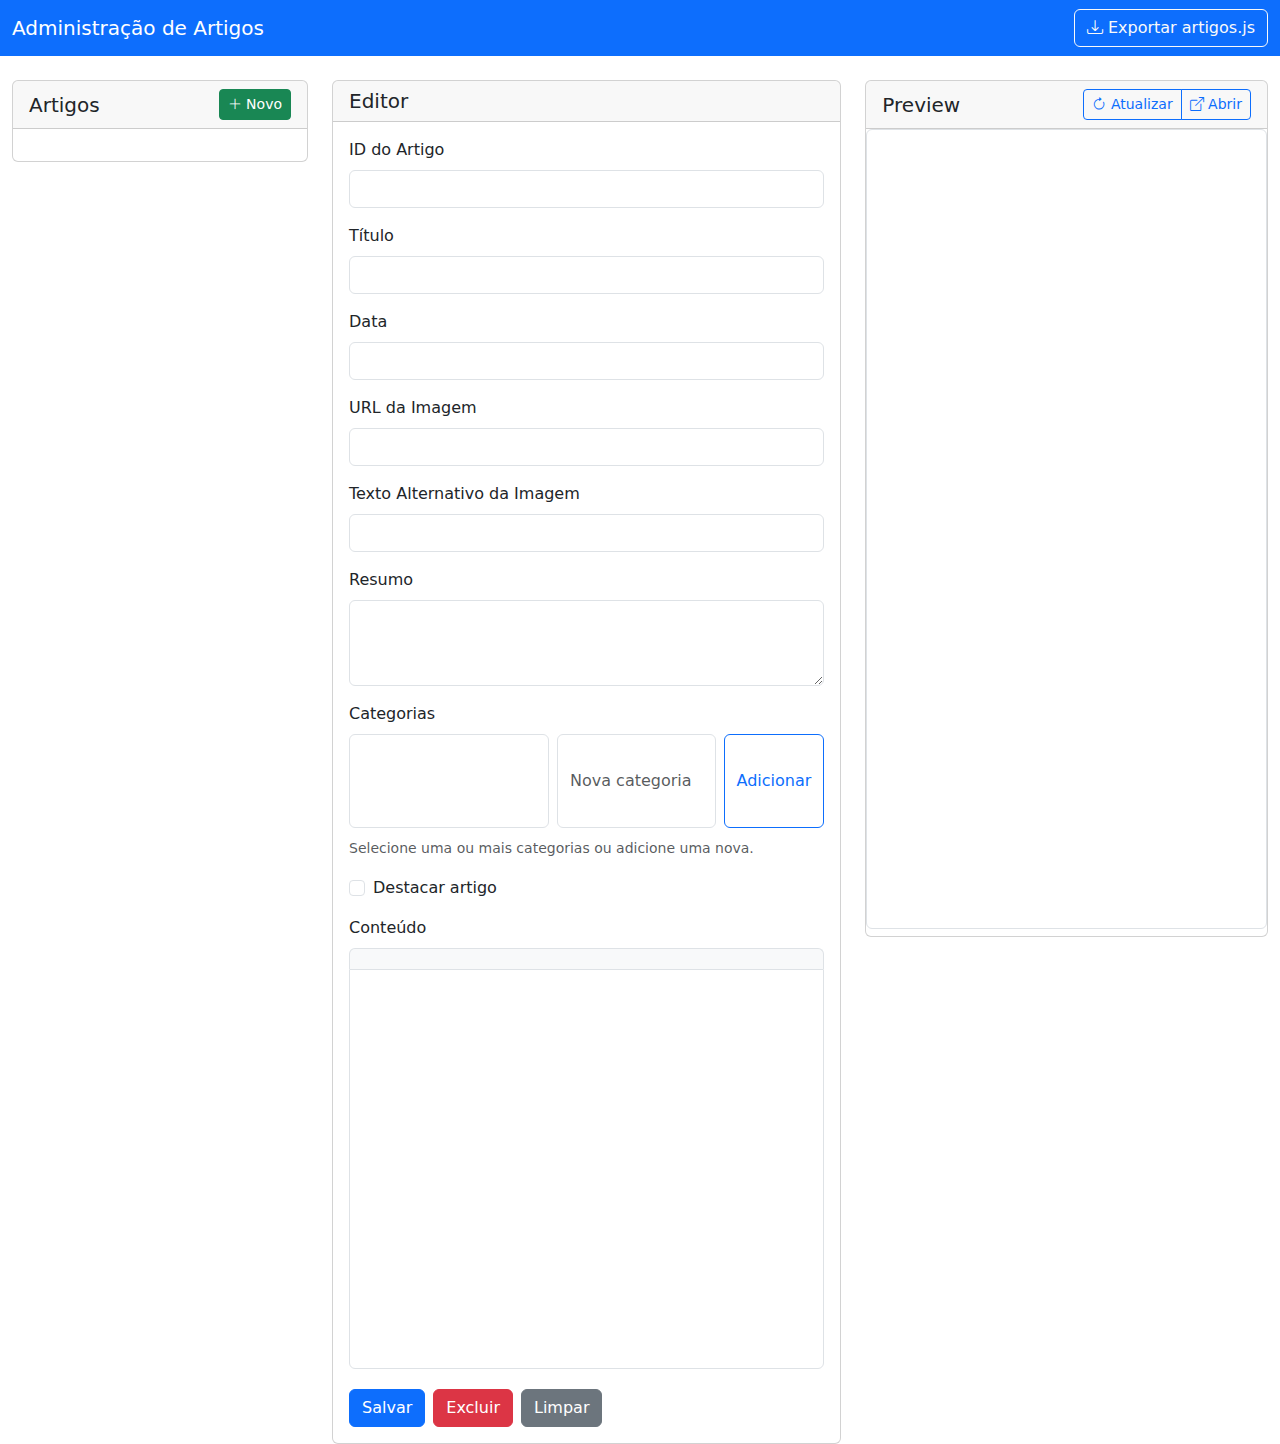
<file: admin-artigos.html>
<!DOCTYPE html>
<html lang="pt-br">
<head>
    <meta charset="utf-8">
    <meta content="width=device-width, initial-scale=1.0" name="viewport">
    <title>Administração de Artigos - Jornada TD</title>

    <!-- Bootstrap CSS -->
    <link href="https://cdn.jsdelivr.net/npm/bootstrap@5.3.2/dist/css/bootstrap.min.css" rel="stylesheet">
    <!-- Bootstrap Icons -->
    <link href="https://cdn.jsdelivr.net/npm/bootstrap-icons@1.11.3/font/bootstrap-icons.css" rel="stylesheet">
    <!-- CKEditor 5 -->
    <script src="https://cdn.ckeditor.com/ckeditor5/41.1.0/decoupled-document/ckeditor.js"></script>
    <style>
        .preview-frame {
            width: 100%;
            height: 800px;
            border: 1px solid #dee2e6;
            border-radius: 0.375rem;
        }
        .article-list {
            max-height: 600px;
            overflow-y: auto;
        }
        .btn-floating {
            position: fixed;
            bottom: 20px;
            right: 20px;
            z-index: 1000;
        }
        #toolbar-container {
            position: sticky;
            top: 0;
            background: #f8f9fa;
            border: 1px solid #dee2e6;
            border-bottom: none;
            border-radius: 0.375rem 0.375rem 0 0;
            padding: 10px;
            z-index: 1000;
        }
        #editor-container {
            min-height: 400px;
            border: 1px solid #dee2e6;
            border-radius: 0 0 0.375rem 0.375rem;
            padding: 20px;
            margin-bottom: 20px;
        }
        .mb-3 {
            position: relative;
        }
        /* Ajuste para o container do editor */
        .ck.ck-editor__main {
            max-height: 600px;
            overflow-y: auto;
            padding-bottom: 20px;
        }
        /* Estilo para a barra de ferramentas fixa */
        .ck.ck-toolbar {
            border: none !important;
        }
        figure.image {
            display: inline-block;
            border: 1px solid #dee2e6;
            border-radius: 4px;
            padding: 5px;
            margin: 0 0 1em;
        }
        figure.image img {
            margin: 0 auto;
            display: block;
            max-width: 100%;
            height: auto;
        }
        figure.image figcaption {
            margin: 8px 0 0;
            text-align: center;
            color: #6c757d;
            font-size: 0.9em;
        }
        .image-style-align-left {
            float: left;
            margin-right: 20px;
            max-width: 50%;
        }
        .image-style-align-right {
            float: right;
            margin-left: 20px;
            max-width: 50%;
        }
        .image-style-align-center {
            margin-left: auto;
            margin-right: auto;
            display: block;
            max-width: 50%;
        }
        /* Estilos para os tamanhos de fonte */
        .text-tiny {
            font-size: 0.7em;
        }
        .text-small {
            font-size: 0.85em;
        }
        .text-big {
            font-size: 1.4em;
        }
        .text-huge {
            font-size: 1.8em;
        }
        
        /* Estilos para os títulos */
        .ck-content h1 {
            font-size: 2.5em;
            margin-bottom: 0.8em;
        }
        .ck-content h2 {
            font-size: 2em;
            margin-bottom: 0.7em;
        }
        .ck-content h3 {
            font-size: 1.75em;
            margin-bottom: 0.6em;
        }
        .ck-content h4 {
            font-size: 1.5em;
            margin-bottom: 0.5em;
        }

        /* Estilos para blocos coloridos */
        .article-block {
            padding: 20px;
            margin: 15px 0;
            border-radius: 8px;
        }
        .block-primary {
            background-color: #e8f0fe;
            border-left: 5px solid #1a73e8;
        }
        .block-success {
            background-color: #e6f4ea;
            border-left: 5px solid #1e8e3e;
        }
        .block-warning {
            background-color: #fef7e0;
            border-left: 5px solid #f9ab00;
        }
        .block-danger {
            background-color: #fce8e6;
            border-left: 5px solid #d93025;
        }
        .block-info {
            background-color: #e8f0fe;
            border-left: 5px solid #63b3ed;
        }
        .block-light {
            background-color: #f8f9fa;
            border-left: 5px solid #dee2e6;
        }
        .block-dark {
            background-color: #343a40;
            border-left: 5px solid #212529;
            color: white;
        }
    </style>
</head>
<body>
    <nav class="navbar navbar-expand-lg navbar-dark bg-primary">
        <div class="container-fluid">
            <a class="navbar-brand" href="#">Administração de Artigos</a>
            <button class="btn btn-outline-light" type="button" onclick="exportarArtigos()">
                <i class="bi bi-download"></i> Exportar artigos.js
            </button>
        </div>
    </nav>

    <div class="container-fluid mt-4">
        <div class="row">
            <!-- Lista de Artigos -->
            <div class="col-md-3">
                <div class="card">
                    <div class="card-header d-flex justify-content-between align-items-center">
                        <h5 class="mb-0">Artigos</h5>
                        <button class="btn btn-sm btn-success" onclick="novoArtigo()">
                            <i class="bi bi-plus-lg"></i> Novo
                        </button>
                    </div>
                    <div class="card-body article-list" id="listaArtigos">
                        <!-- Lista de artigos será inserida aqui -->
                    </div>
                </div>
            </div>

            <!-- Editor -->
            <div class="col-md-5">
                <div class="card">
                    <div class="card-header">
                        <h5 class="mb-0">Editor</h5>
                    </div>
                    <div class="card-body">
                        <form id="formArtigo">
                            <div class="mb-3">
                                <label class="form-label">ID do Artigo</label>
                                <input type="number" class="form-control" id="artigoId" required>
                            </div>
                            <div class="mb-3">
                                <label class="form-label">Título</label>
                                <input type="text" class="form-control" id="artigoTitulo" required>
                            </div>
                            <div class="mb-3">
                                <label class="form-label">Data</label>
                                <input type="text" class="form-control" id="artigoData" required>
                            </div>
                            <div class="mb-3">
                                <label class="form-label">URL da Imagem</label>
                                <input type="text" class="form-control" id="artigoImagem" required>
                            </div>
                            <div class="mb-3">
                                <label class="form-label">Texto Alternativo da Imagem</label>
                                <input type="text" class="form-control" id="artigoImagemAlt" required>
                            </div>
                            <div class="mb-3">
                                <label class="form-label">Resumo</label>
                                <textarea class="form-control" id="artigoResumo" rows="3" required></textarea>
                            </div>
                            <div class="mb-3">
                                <label class="form-label">Categorias</label>
                                <div class="d-flex gap-2 mb-2">
                                    <select class="form-select" id="artigoCategorias" multiple style="min-width: 200px;"></select>
                                    <input type="text" class="form-control" id="novaCategoria" placeholder="Nova categoria">
                                    <button type="button" class="btn btn-outline-primary" id="btnAddCategoria">Adicionar</button>
                                </div>
                                <small class="text-muted">Selecione uma ou mais categorias ou adicione uma nova.</small>
                            </div>
                            <!-- Caixa de seleção para destaque -->
                            <div class="form-check mb-3">
                                <input class="form-check-input" type="checkbox" id="artigoDestaque">
                                <label class="form-check-label" for="artigoDestaque">Destacar artigo</label>
                            </div>
                            <div class="mb-3">
                                <label class="form-label">Conteúdo</label>
                                <div id="toolbar-container"></div>
                                <div id="editor-container"></div>
                            </div>
                            <div class="d-flex gap-2">
                                <button type="submit" class="btn btn-primary">Salvar</button>
                                <button type="button" class="btn btn-danger" onclick="excluirArtigo()">Excluir</button>
                                <button type="button" class="btn btn-secondary" onclick="limparFormulario()">Limpar</button>
                            </div>
                        </form>
                    </div>
                </div>
            </div>

            <!-- Preview -->
            <div class="col-md-4">
                <div class="card">
                    <div class="card-header d-flex justify-content-between align-items-center">
                        <h5 class="mb-0">Preview</h5>
                        <div class="btn-group">
                            <button class="btn btn-sm btn-outline-primary" onclick="atualizarPreview()">
                                <i class="bi bi-arrow-clockwise"></i> Atualizar
                            </button>
                            <button class="btn btn-sm btn-outline-primary" onclick="abrirPreviewNovo()">
                                <i class="bi bi-box-arrow-up-right"></i> Abrir
                            </button>
                        </div>
                    </div>
                    <div class="card-body p-0">
                        <iframe id="previewFrame" class="preview-frame"></iframe>
                    </div>
                </div>
            </div>
        </div>
    </div>

    <!-- Scripts -->
    <script src="https://cdn.jsdelivr.net/npm/bootstrap@5.3.2/dist/js/bootstrap.bundle.min.js"></script>
    <script src="assets/js/artigos.js"></script>
    <script>
        let editor;

        // Configuração do CKEditor
        DecoupledEditor
            .create(document.querySelector('#editor-container'), {
                toolbar: [
                    'undo', 'redo',
                    '|',
                    'heading',
                    'fontSize',
                    '|',
                    'bold', 'italic', 'strikethrough',
                    '|',
                    'fontColor', 'fontBackgroundColor',
                    '|',
                    'alignment:left', 'alignment:center', 'alignment:right', 'alignment:justify',
                    '|',
                    'bulletedList', 'numberedList',
                    '|',
                    'insertImage',
                    '|',
                    'blockStyle',
                    '|',
                    'link', 'blockQuote'
                ],
                heading: {
                    options: [
                        { model: 'paragraph', title: 'Parágrafo', class: 'ck-heading_paragraph' },
                        { model: 'heading1', view: 'h1', title: 'Título 1', class: 'ck-heading_heading1' },
                        { model: 'heading2', view: 'h2', title: 'Título 2', class: 'ck-heading_heading2' },
                        { model: 'heading3', view: 'h3', title: 'Título 3', class: 'ck-heading_heading3' }
                    ]
                },
                fontSize: {
                    options: [
                        'default',
                        9,
                        11,
                        13,
                        16,
                        19,
                        22,
                        25
                    ]
                },
                image: {
                    toolbar: [
                        'imageStyle:alignLeft',
                        'imageStyle:alignCenter',
                        'imageStyle:alignRight',
                        '|',
                        'toggleImageCaption',
                        'imageTextAlternative'
                    ],
                    styles: {
                        options: [
                            'alignLeft',
                            'alignCenter',
                            'alignRight'
                        ]
                    }
                },
                fontColor: {
                    colors: [
                        {
                            color: 'rgb(0, 0, 0)',
                            label: 'Preto'
                        },
                        {
                            color: 'rgb(230, 0, 0)',
                            label: 'Vermelho'
                        },
                        {
                            color: 'rgb(0, 112, 192)',
                            label: 'Azul'
                        },
                        {
                            color: 'rgb(0, 176, 80)',
                            label: 'Verde'
                        },
                        {
                            color: 'rgb(255, 192, 0)',
                            label: 'Amarelo'
                        },
                        {
                            color: 'rgb(112, 48, 160)',
                            label: 'Roxo'
                        }
                    ]
                },
                fontBackgroundColor: {
                    colors: [
                        {
                            color: 'rgb(255, 255, 255)',
                            label: 'Branco'
                        },
                        {
                            color: 'rgb(255, 230, 230)',
                            label: 'Vermelho claro'
                        },
                        {
                            color: 'rgb(230, 240, 255)',
                            label: 'Azul claro'
                        },
                        {
                            color: 'rgb(230, 255, 230)',
                            label: 'Verde claro'
                        },
                        {
                            color: 'rgb(255, 255, 230)',
                            label: 'Amarelo claro'
                        },
                        {
                            color: 'rgb(240, 230, 255)',
                            label: 'Roxo claro'
                        }
                    ]
                },
                // Configuração para permitir divs com classes personalizadas
                htmlSupport: {
                    allow: [
                        {
                            name: 'div',
                            attributes: {
                                class: true
                            }
                        }
                    ]
                },
                // Configuração do modelo de dados
                model: {
                    schema: {
                        div: {
                            allowAttributes: ['class']
                        }
                    }
                }
            })
            .then(newEditor => {
                editor = newEditor;
                
                // Adiciona a barra de ferramentas ao container
                document.querySelector('#toolbar-container').appendChild(editor.ui.view.toolbar.element);
                
                // Adiciona botões para blocos coloridos
                const toolbar = editor.ui.view.toolbar;
                
                // Cria o dropdown de estilos de bloco
                const blockStyleDropdown = document.createElement('select');
                blockStyleDropdown.className = 'form-select form-select-sm d-inline-block';
                blockStyleDropdown.style.width = 'auto';
                blockStyleDropdown.style.marginRight = '10px';
                blockStyleDropdown.innerHTML = `
                    <option value="">Estilo do Bloco</option>
                    <option value="block-primary">Bloco Azul</option>
                    <option value="block-success">Bloco Verde</option>
                    <option value="block-warning">Bloco Amarelo</option>
                    <option value="block-danger">Bloco Vermelho</option>
                    <option value="block-info">Bloco Info</option>
                    <option value="block-light">Bloco Claro</option>
                    <option value="block-dark">Bloco Escuro</option>
                `;

                // Adiciona o evento de mudança
                blockStyleDropdown.addEventListener('change', () => {
                    const selectedClass = blockStyleDropdown.value;
                    if (selectedClass) {
                        const selection = editor.model.document.selection;
                        const range = selection.getFirstRange();
                        
                        if (!range.isCollapsed) {
                            const content = editor.getData().substring(range.start.offset, range.end.offset);
                            const wrappedContent = `<div class="article-block ${selectedClass}">${content}</div>`;
                            editor.model.change(writer => {
                                const viewFragment = editor.data.processor.toView(wrappedContent);
                                const modelFragment = editor.data.toModel(viewFragment);
                                editor.model.insertContent(modelFragment, range);
                            });
                        }
                        blockStyleDropdown.value = ''; // Reset selection
                    }
                });

                // Adiciona o dropdown à barra de ferramentas
                const blockStyleContainer = document.createElement('div');
                blockStyleContainer.className = 'ck ck-toolbar__item';
                blockStyleContainer.appendChild(blockStyleDropdown);
                toolbar.element.insertBefore(blockStyleContainer, toolbar.element.querySelector('.ck-toolbar__items').lastChild);

                editor.model.document.on('change:data', () => {
                    atualizarPreview();
                });

                // Adiciona manipulador de eventos para upload de imagem via cola ou arraste
                editor.editing.view.document.on('drop', (evt, data) => {
                    if (data.dataTransfer.files.length > 0) {
                        handleImageUpload(data.dataTransfer.files[0]);
                    }
                });

                editor.editing.view.document.on('paste', (evt, data) => {
                    if (data.dataTransfer.files.length > 0) {
                        handleImageUpload(data.dataTransfer.files[0]);
                    }
                });
            })
            .catch(error => {
                console.error(error);
            });

        // Função para lidar com upload de imagem
        function handleImageUpload(file) {
            // Converte a imagem para base64
            const reader = new FileReader();
            reader.onload = function(e) {
                const imageUrl = e.target.result;
                editor.execute('insertImage', { source: imageUrl });
            };
            reader.readAsDataURL(file);
        }

        // Carregar lista de artigos
        function carregarListaArtigos() {
            const lista = document.getElementById('listaArtigos');
            lista.innerHTML = '';
            
            Object.entries(artigos).forEach(([id, artigo]) => {
                const item = document.createElement('div');
                item.className = 'p-2 border-bottom';
                const isDestaque = !!artigo.destaque;
                item.innerHTML = `
                    <div class="d-flex justify-content-between align-items-center">
                        <button class="btn btn-link text-decoration-none" onclick="carregarArtigo(${id})">
                          ${artigo.titulo}
                          ${isDestaque ? '<i class=\'bi bi-star-fill text-warning ms-2\' title=\'Artigo em destaque\'></i>' : ''}
                        </button>
                    </div>
                `;
                lista.appendChild(item);
            });
        }

        // Função para obter todas as categorias únicas dos artigos
        function getTodasCategorias() {
            const set = new Set();
            Object.values(artigos).forEach(artigo => {
                if (artigo.categorias) {
                    artigo.categorias.forEach(cat => set.add(cat));
                }
            });
            return Array.from(set).sort();
        }

        // Função para popular o select de categorias
        function popularCategoriasSelect(categoriasSelecionadas = []) {
            const select = document.getElementById('artigoCategorias');
            const todas = getTodasCategorias();
            select.innerHTML = '';
            todas.forEach(cat => {
                const opt = document.createElement('option');
                opt.value = cat;
                opt.textContent = cat;
                if (categoriasSelecionadas.includes(cat)) opt.selected = true;
                select.appendChild(opt);
            });
        }

        // Adicionar nova categoria
        const btnAddCategoria = document.getElementById('btnAddCategoria');
        const inputNovaCategoria = document.getElementById('novaCategoria');
        btnAddCategoria.addEventListener('click', () => {
            const nova = inputNovaCategoria.value.trim();
            if (nova) {
                let select = document.getElementById('artigoCategorias');
                // Adiciona se não existir
                if (![...select.options].some(opt => opt.value.toLowerCase() === nova.toLowerCase())) {
                    const opt = document.createElement('option');
                    opt.value = nova;
                    opt.textContent = nova;
                    opt.selected = true;
                    select.appendChild(opt);
                } else {
                    // Se já existe, apenas seleciona
                    [...select.options].forEach(opt => {
                        if (opt.value.toLowerCase() === nova.toLowerCase()) opt.selected = true;
                    });
                }
                inputNovaCategoria.value = '';
            }
        });

        // Carregar artigo no formulário (incluindo categorias)
        function carregarArtigo(id) {
            const artigo = artigos[id];
            document.getElementById('artigoId').value = id;
            document.getElementById('artigoTitulo').value = artigo.titulo;
            document.getElementById('artigoData').value = artigo.data;
            document.getElementById('artigoImagem').value = artigo.imagem;
            document.getElementById('artigoImagemAlt').value = artigo.imagemAlt;
            document.getElementById('artigoResumo').value = artigo.resumo;
            editor.setData(artigo.conteudo);
            popularCategoriasSelect(artigo.categorias || []);
            // Atualizar o checkbox de destaque
            document.getElementById('artigoDestaque').checked = !!artigo.destaque;
            atualizarPreview();
        }

        // Novo artigo
        function novoArtigo() {
            limparFormulario();
            const novoId = Math.max(...Object.keys(artigos).map(Number)) + 1;
            document.getElementById('artigoId').value = novoId;
            popularCategoriasSelect();
        }

        // Limpar formulário
        function limparFormulario() {
            document.getElementById('formArtigo').reset();
            editor.setData('');
            popularCategoriasSelect();
            atualizarPreview();
        }

        // Salvar artigo (incluindo categorias)
        document.getElementById('formArtigo').addEventListener('submit', function(e) {
            e.preventDefault();
            const id = document.getElementById('artigoId').value;
            const select = document.getElementById('artigoCategorias');
            // Sempre garantir array de strings
            const categorias = Array.from(select.selectedOptions).map(opt => String(opt.value));
            const destaque = !!document.getElementById('artigoDestaque').checked;
            // Se este artigo for destaque, remover destaque dos outros
            if (destaque) {
                Object.entries(artigos).forEach(([outroId, artigo]) => {
                    if (outroId !== id) artigo.destaque = false;
                });
            }
            artigos[id] = {
                titulo: document.getElementById('artigoTitulo').value,
                imagem: document.getElementById('artigoImagem').value,
                imagemAlt: document.getElementById('artigoImagemAlt').value,
                data: document.getElementById('artigoData').value,
                resumo: document.getElementById('artigoResumo').value,
                conteudo: editor.getData(),
                categorias: categorias,
                destaque: destaque
            };
            carregarListaArtigos();
            alert('Artigo salvo com sucesso!');
            popularCategoriasSelect(categorias);
        });

        // Excluir artigo
        function excluirArtigo() {
            const id = document.getElementById('artigoId').value;
            if (id && confirm('Tem certeza que deseja excluir este artigo?')) {
                delete artigos[id];
                carregarListaArtigos();
                limparFormulario();
                alert('Artigo excluído com sucesso!');
            }
        }

        // Atualizar preview
        function atualizarPreview() {
            const frame = document.getElementById('previewFrame');
            const doc = frame.contentDocument || frame.contentWindow.document;
            const artigo = {
                titulo: document.getElementById('artigoTitulo').value,
                imagem: document.getElementById('artigoImagem').value,
                imagemAlt: document.getElementById('artigoImagemAlt').value,
                data: document.getElementById('artigoData').value,
                conteudo: editor ? editor.getData() : ''
            };

            doc.open();
            doc.write(`
                <!DOCTYPE html>
                <html>
                <head>
                    <link href="https://cdn.jsdelivr.net/npm/bootstrap@5.3.2/dist/css/bootstrap.min.css" rel="stylesheet">
                    <link href="https://cdn.jsdelivr.net/npm/bootstrap-icons@1.11.3/font/bootstrap-icons.css" rel="stylesheet">
                    <style>
                        body { padding: 20px; }
                        .article-img img { max-width: 45%; height: auto; display: block; margin: 0 auto; }
                        
                        /* Estilos para imagens no conteúdo */
                        .article-content figure.image {
                            display: inline-block;
                            border: 1px solid #dee2e6;
                            border-radius: 4px;
                            padding: 5px;
                            margin: 1em 0;
                        }
                        .article-content figure.image img {
                            margin: 0 auto;
                            display: block;
                            max-width: 100%;
                            height: auto;
                        }
                        .article-content figure.image figcaption {
                            margin: 8px 0 0;
                            text-align: center;
                            color: #6c757d;
                            font-size: 0.9em;
                        }
                        .article-content figure.image-style-align-left {
                            float: left;
                            margin-right: 20px;
                            margin-bottom: 20px;
                            max-width: 50%;
                        }
                        .article-content figure.image-style-align-right {
                            float: right;
                            margin-left: 20px;
                            margin-bottom: 20px;
                            max-width: 50%;
                        }
                        .article-content figure.image-style-align-center {
                            margin-left: auto;
                            margin-right: auto;
                            display: block;
                            max-width: 50%;
                        }
                        .article-content::after {
                            content: '';
                            display: block;
                            clear: both;
                        }
                        
                        /* Estilos para blocos coloridos no preview */
                        .article-block {
                            padding: 20px;
                            margin: 15px 0;
                            border-radius: 8px;
                        }
                        .block-primary {
                            background-color: #e8f0fe;
                            border-left: 5px solid #1a73e8;
                        }
                        .block-success {
                            background-color: #e6f4ea;
                            border-left: 5px solid #1e8e3e;
                        }
                        .block-warning {
                            background-color: #fef7e0;
                            border-left: 5px solid #f9ab00;
                        }
                        .block-danger {
                            background-color: #fce8e6;
                            border-left: 5px solid #d93025;
                        }
                        .block-info {
                            background-color: #e8f0fe;
                            border-left: 5px solid #63b3ed;
                        }
                        .block-light {
                            background-color: #f8f9fa;
                            border-left: 5px solid #dee2e6;
                        }
                        .block-dark {
                            background-color: #343a40;
                            border-left: 5px solid #212529;
                            color: white;
                        }
                    </style>
                </head>
                <body>
                    <article class="article-single">
                        <h1 class="mb-4">${artigo.titulo || 'Título do Artigo'}</h1>
                        <div class="article-meta mb-4">
                            <span class="date">
                                <i class="bi bi-calendar-event me-2"></i>
                                Data de publicação: ${artigo.data || 'Data'}
                            </span>
                        </div>
                        <div class="article-img mb-4">
                            <img src="${artigo.imagem}" alt="${artigo.imagemAlt}" class="img-fluid">
                        </div>
                        <div class="article-content">
                            ${artigo.conteudo || 'Conteúdo do artigo...'}
                        </div>
                    </article>
                </body>
                </html>
            `);
            doc.close();
        }

        // Abrir preview em nova janela
        function abrirPreviewNovo() {
            const win = window.open('', '_blank');
            win.document.write(document.getElementById('previewFrame').contentDocument.documentElement.outerHTML);
        }

        // Exportar artigos.js
        function exportarArtigos() {
            // Adiciona destaque: false se não existir
            Object.values(artigos).forEach(artigo => {
                if (typeof artigo.destaque !== 'boolean') artigo.destaque = false;
                if (!Array.isArray(artigo.categorias)) artigo.categorias = [];
            });
            const content = 'const artigos = ' + JSON.stringify(artigos, null, 4) + ';';
            const blob = new Blob([content], { type: 'text/javascript' });
            const url = URL.createObjectURL(blob);
            const a = document.createElement('a');
            a.href = url;
            a.download = 'artigos.js';
            document.body.appendChild(a);
            a.click();
            document.body.removeChild(a);
            URL.revokeObjectURL(url);
        }

        // Popular categorias ao carregar a página
        window.addEventListener('DOMContentLoaded', () => {
            popularCategoriasSelect();
        });

        // Inicialização
        window.addEventListener('load', function() {
            carregarListaArtigos();
            atualizarPreview();
        });
    </script>
</body>
</html>
</file>
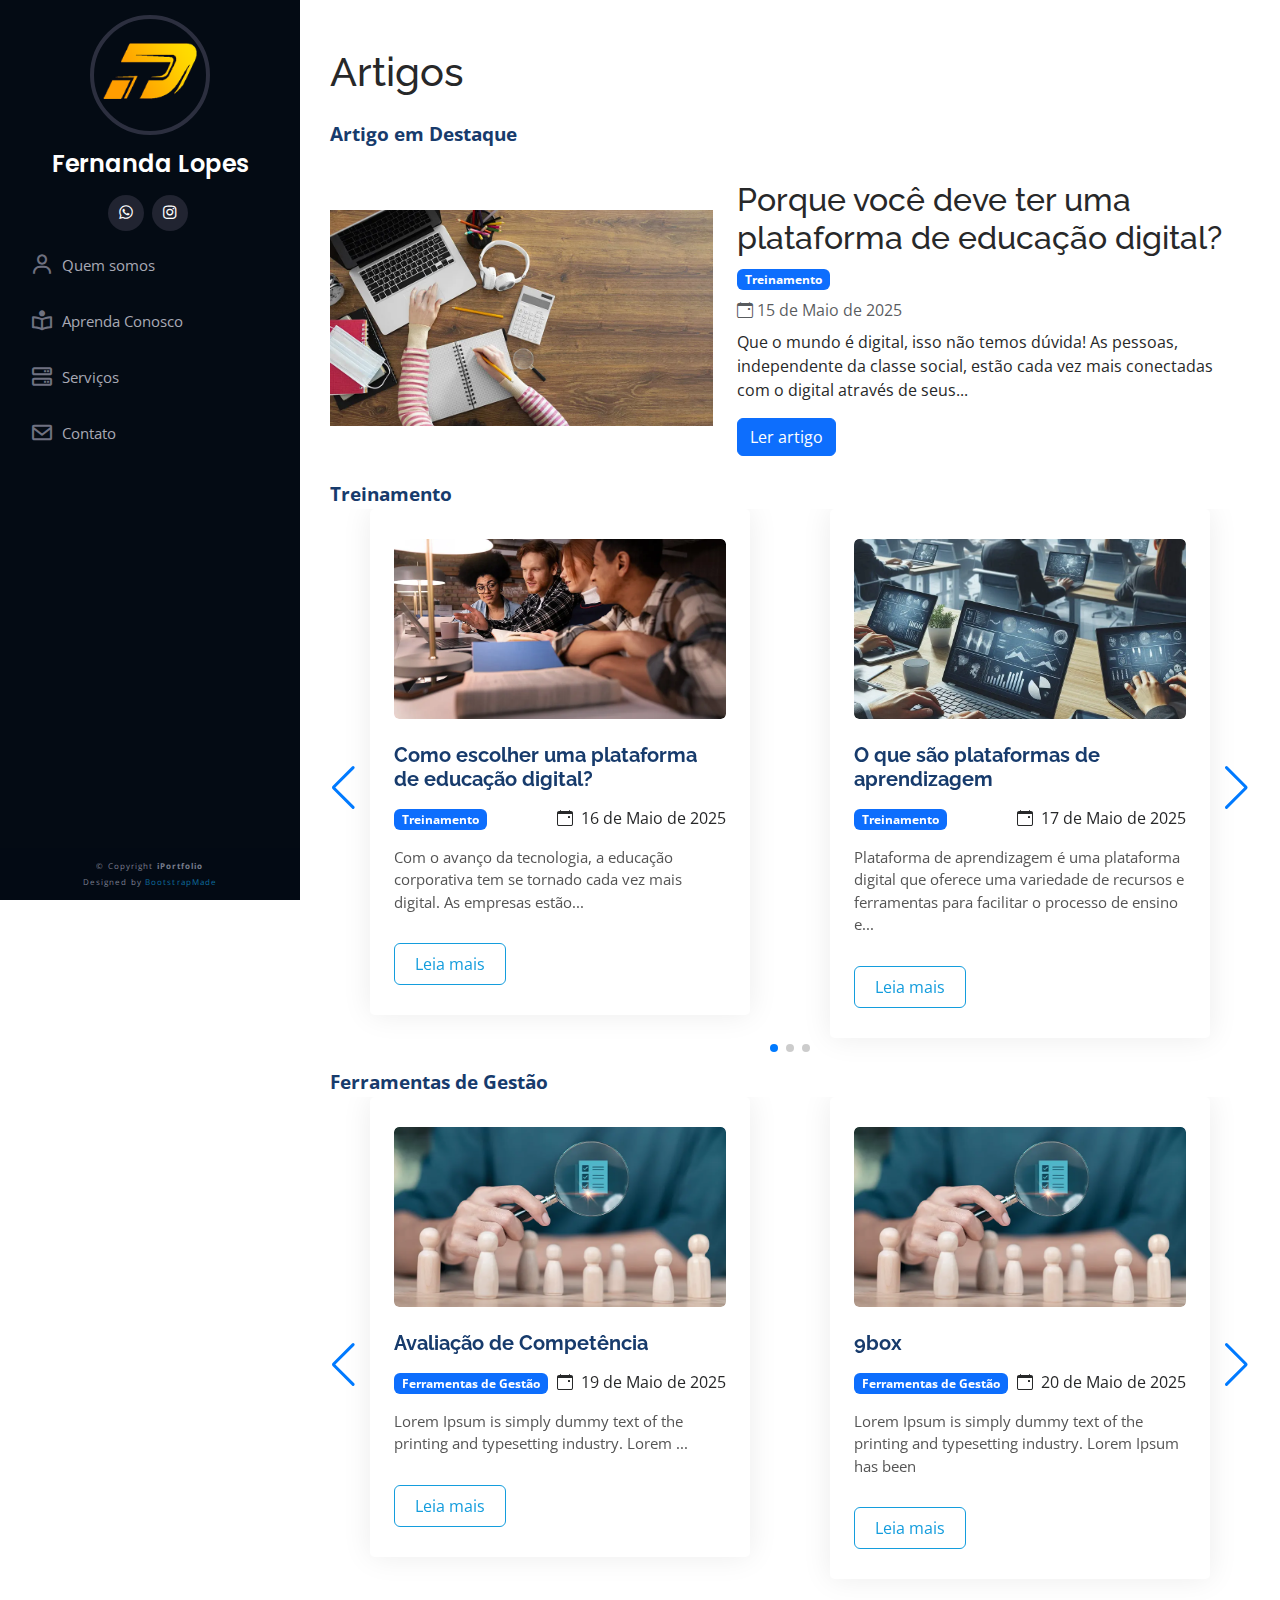
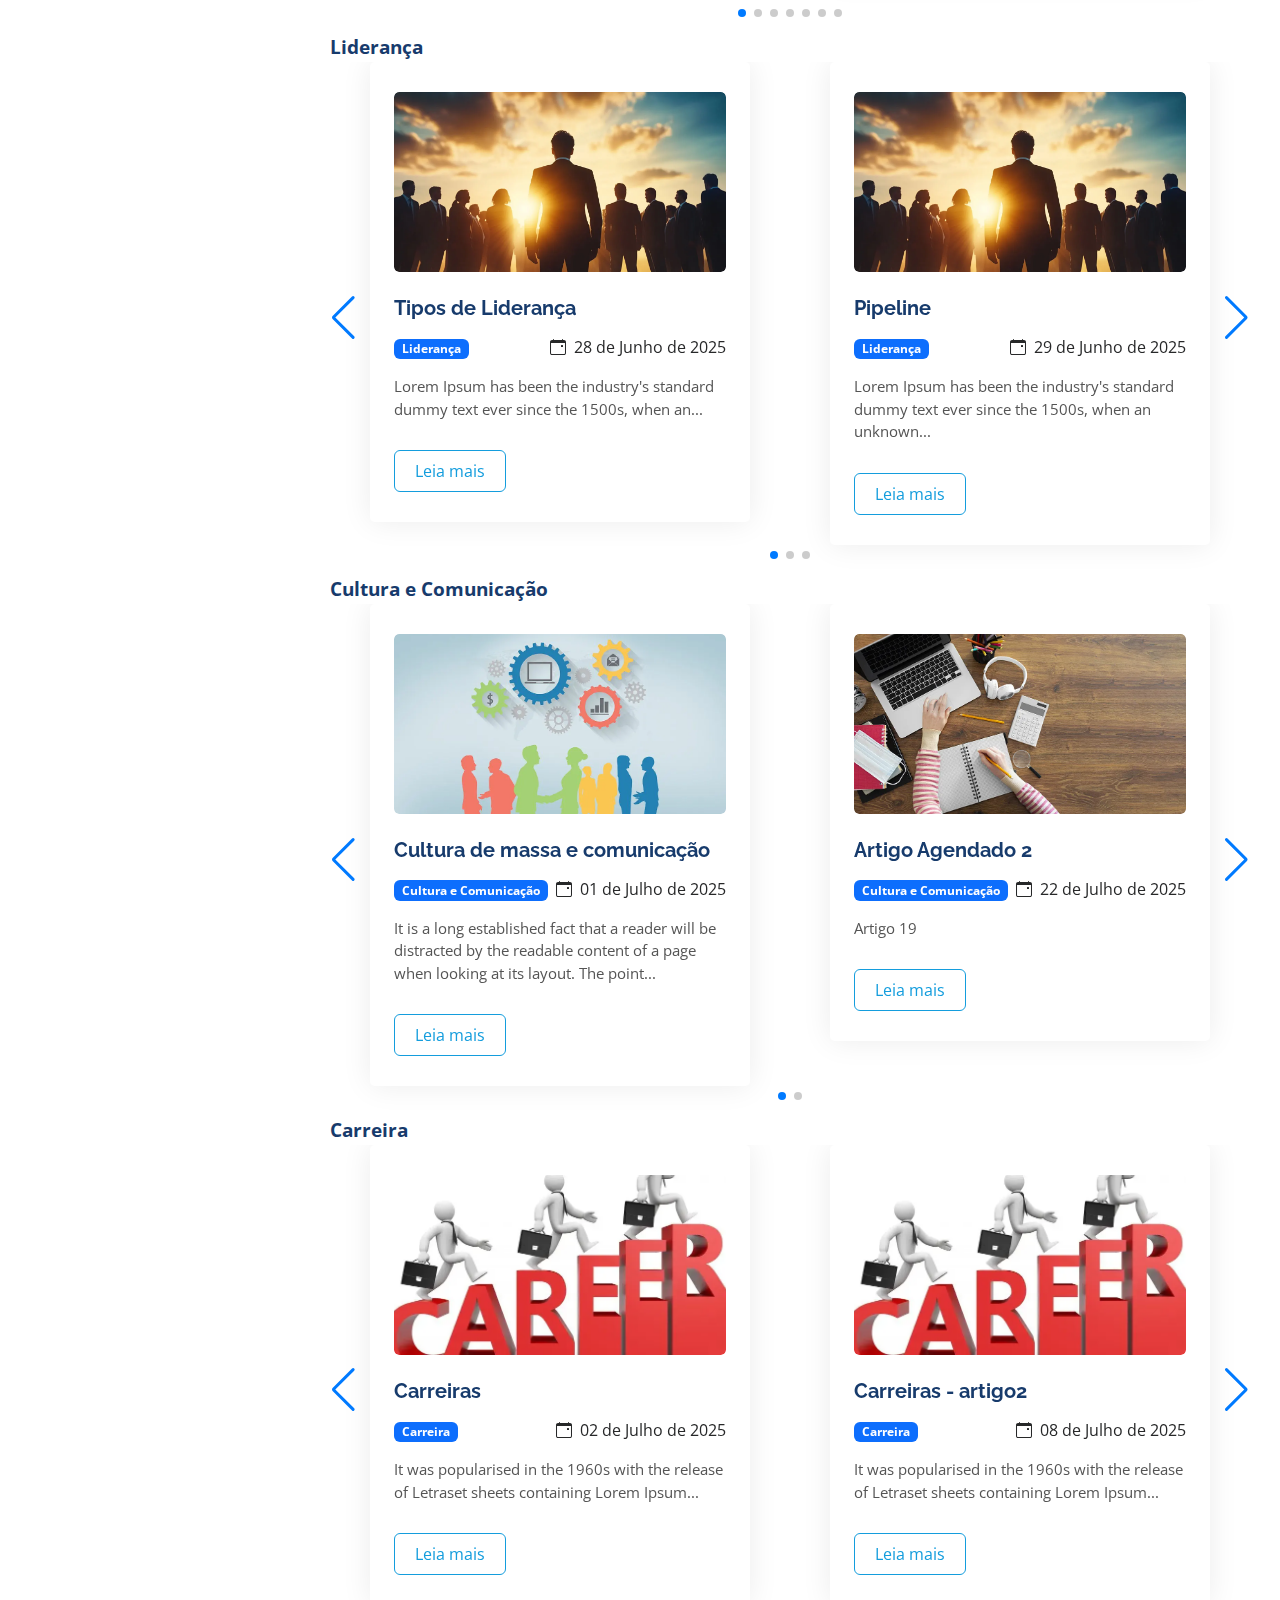
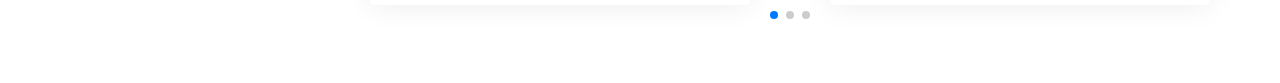
<file: lista-artigos.html>
<!DOCTYPE html>
<html lang="pt-br">


<head>
  <meta charset="utf-8">
  <meta content="width=device-width, initial-scale=1.0" name="viewport">

  <title>Fernanda Lopes</title>
  <meta content="" name="description">
  <meta content="" name="keywords">

  <!-- Favicons -->
  <link href="assets/img/favicon.png" rel="icon">
  <link href="assets/img/apple-touch-icon.png" rel="apple-touch-icon">

  <!-- Google Fonts -->
  <link
    href="https://fonts.googleapis.com/css?family=Open+Sans:300,300i,400,400i,600,600i,700,700i|Raleway:300,300i,400,400i,500,500i,600,600i,700,700i|Poppins:300,300i,400,400i,500,500i,600,600i,700,700i"
    rel="stylesheet">

  <!-- Vendor CSS Files -->
  <link href="assets/vendor/aos/aos.css" rel="stylesheet">
  <link href="assets/vendor/bootstrap/css/bootstrap.min.css" rel="stylesheet">
  <link href="assets/vendor/bootstrap-icons/bootstrap-icons.css" rel="stylesheet">
  <link href="assets/vendor/boxicons/css/boxicons.min.css" rel="stylesheet">
  <link href="assets/vendor/glightbox/css/glightbox.min.css" rel="stylesheet">
  <link href="assets/vendor/swiper/swiper-bundle.min.css" rel="stylesheet">

  <!-- Template Main CSS File -->
  <link href="assets/css/style.css" rel="stylesheet">

  <!-- ======================================================
  * Template Name: iPortfolio
  * Updated: Jan 29 2024 with Bootstrap v5.3.2
  * Template URL: https://bootstrapmade.com/iportfolio-bootstrap-portfolio-websites-template/
  * Author: BootstrapMade.com
  * License: https://bootstrapmade.com/license/
  ======================================================== -->
  
  <!-- Estilos para imagens nos artigos -->
  <style>
    .article-content figure.image {
      display: inline-block;
      border: 1px solid #dee2e6;
      border-radius: 4px;
      padding: 5px;
      margin: 1em 0;
    }
    .article-content figure.image img {
      margin: 0 auto;
      display: block;
      max-width: 100%;
      height: auto;
    }
    .article-content figure.image figcaption {
      margin: 8px 0 0;
      text-align: center;
      color: #6c757d;
      font-size: 0.9em;
    }
    .article-content figure.image-style-align-left {
      float: left;
      margin-right: 20px;
      margin-bottom: 20px;
      max-width: 50%;
    }
    .article-content figure.image-style-align-right {
      float: right;
      margin-left: 20px;
      margin-bottom: 20px;
      max-width: 50%;
    }
    .article-content figure.image-style-align-center {
      margin-left: auto;
      margin-right: auto;
      display: block;
      max-width: 50%;
    }
    .article-content::after {
      content: '';
      display: block;
      clear: both;
    }

    /* Estilos para a barra de compartilhamento */
    .share-bar {
      position: fixed;
      right: 20px;
      top: 50%;
      transform: translateY(-50%);
      display: flex;
      flex-direction: column;
      gap: 10px;
      background: white;
      padding: 15px;
      border-radius: 10px;
      box-shadow: 0 2px 15px rgba(0, 0, 0, 0.1);
    }

    .share-bar a {
      width: 40px;
      height: 40px;
      display: flex;
      align-items: center;
      justify-content: center;
      border-radius: 50%;
      color: white;
      transition: all 0.3s ease;
    }

    .share-bar a:hover {
      transform: scale(1.1);
    }

    .share-bar .facebook {
      background: #3b5998;
    }

    .share-bar .twitter {
      background: #1da1f2;
    }

    .share-bar .linkedin {
      background: #0077b5;
    }

    .share-bar .whatsapp {
      background: #25d366;
    }

    @media (max-width: 768px) {
      .share-bar {
        position: fixed;
        bottom: 20px;
        top: auto;
        right: 50%;
        transform: translateX(50%);
        flex-direction: row;
        z-index: 1000;
      }
    }

    @media (min-width: 1200px) {
      .main-content {
        padding-left: 300px;
      }
    }
    @media (min-width: 992px) and (max-width: 1199.98px) {
      .main-content {
        padding-left: 260px;
      }
    }
    @media (max-width: 991.98px) {
      .main-content {
        padding-left: 0;
      }
    }
  </style>
</head>

<body>
  <!-- ======= Mobile nav toggle button ======= -->
  <i class="bi bi-list mobile-nav-toggle d-xl-none"></i>

  <!-- ======= Header ======= -->
  <header id="header">
    <div class="d-flex flex-column">

      <div class="profile">
        <img src="assets/img/profile-img.png" alt="" class="img-fluid rounded-circle">
        <h1 class="text-light"><a href="index.html">Fernanda Lopes</a></h1>
        <div class="social-links mt-3 text-center">
          <a href="https://wa.me/5511953979308?text=Ol%C3%A1,%20%20peguei%20seu%20n%C3%BAmero%20atrav%C3%A9s%20do%20site%20Jornada%20TD,%20e%20gostaria%20de%20fazer%20um%20or%C3%A7amento." class="whatsapp"><i class="bx bxl-whatsapp"></i></a>
          <a href="https://instagram.com/jornada_td?igshid=YmMyMTA2M2Y=" class="instagram"><i class="bx bxl-instagram"></i></a>
        </div>
      </div>

      <nav id="navbar" class="nav-menu navbar">
        <ul>
          <!-- <li><a href="index.html#inicio" class="nav-link scrollto"><i class="bx bx-home"></i> <span>Início</span></a></li> -->
          <li><a href="index.html#sobre" class="nav-link scrollto"><i class="bx bx-user"></i> <span>Quem somos</span></a></li>
          <!--<li><a href="index.html#portfolio" class="nav-link scrollto"><i class="bx bx-book-content"></i> <span>Soluções</span></a></li>-->
          <li><a href="index.html#artigos" class="nav-link scrollto"><i class="bx bx-book-reader"></i> <span>Aprenda Conosco</span></a></li>
          <li><a href="index.html#testimonials" class="nav-link scrollto"><i class="bx bx-server"></i> <span>Serviços</span></a></li>
          <li><a href="index.html#contact" class="nav-link scrollto"><i class="bx bx-envelope"></i> <span>Contato</span></a></li>
        </ul>
      </nav><!-- .nav-menu -->
    </div>
  </header><!-- End Header -->

  <div class="main-content">
    <div class="container py-5">
      <h1 class="mb-4">Artigos</h1>
      <div id="artigo-destaque"></div>
      <div id="carrosseis-categorias" class="artigos"></div>
    </div>
  </div>

  <script src="assets/vendor/bootstrap/js/bootstrap.bundle.min.js"></script>
  <script src="assets/vendor/swiper/swiper-bundle.min.js"></script>
  <script src="assets/js/artigos.js"></script>
  <script>
    function parseData(dataStr) {
      if (!dataStr) return new Date(0);
      const meses = ['janeiro','fevereiro','março','abril','maio','junho','julho','agosto','setembro','outubro','novembro','dezembro'];
      const partes = dataStr.toLowerCase().replace('de ', '').split(' ');
      if (partes.length < 3) return new Date(0);
      const dia = parseInt(partes[0]);
      const mes = meses.indexOf(partes[1]);
      const ano = parseInt(partes[2]);
      return new Date(ano, mes, dia);
    }

    const artigosArr = Object.entries(artigos).map(([id, artigo]) => ({ id, ...artigo }));
    artigosArr.sort((a, b) => parseData(b.data) - parseData(a.data));
    // Procurar artigo com destaque = true
    let artigoMaisRecente = artigosArr.find(a => a.destaque === true);
    // Se não houver, exibe o mais recente
    if (!artigoMaisRecente) artigoMaisRecente = artigosArr[0];
    const destaqueDiv = document.getElementById('artigo-destaque');
    destaqueDiv.innerHTML = `
      <div class="mb-2" style="font-weight: bold; color: #173b6c; font-size: 1.2rem;">Artigo em Destaque</div>
      <div class="artigo-destaque row g-0 align-items-center">
        <div class="col-md-5">
          <img src="${artigoMaisRecente.imagem}" alt="${artigoMaisRecente.imagemAlt}" class="img-fluid">
        </div>
        <div class="col-md-7 p-4">
          <h2>${artigoMaisRecente.titulo}</h2>
          <div class="mb-2">
            ${(artigoMaisRecente.categorias||[]).map(cat => `<span class='badge bg-primary me-1'>${cat}</span>`).join(' ')}
          </div>
          <div class="mb-2 text-muted"><i class="bi bi-calendar-event me-1"></i>${artigoMaisRecente.data}</div>
          <p>${artigoMaisRecente.resumo}</p>
          <a href="artigo.html?id=${artigoMaisRecente.id}" class="btn btn-primary">Ler artigo</a>
        </div>
      </div>
    `;

    const categoriasMap = {};
    artigosArr.forEach(artigo => {
      (artigo.categorias||['Sem Categoria']).forEach(cat => {
        if (!categoriasMap[cat]) categoriasMap[cat] = [];
        categoriasMap[cat].push(artigo);
      });
    });

    // Remover o artigo em destaque das listas dos carrosseis
    Object.values(categoriasMap).forEach(arr => {
      const idx = arr.findIndex(a => a.id === artigoMaisRecente.id);
      if (idx !== -1) arr.splice(idx, 1);
    });

    const carrosseisDiv = document.getElementById('carrosseis-categorias');
    Object.entries(categoriasMap).forEach(([cat, artigosCat], i) => {
      if (artigosCat.length === 0) return;
      const carrosselId = `swiper-categoria-${i}`;
      carrosseisDiv.innerHTML += `
        <div class="categoria-titulo" style="font-weight: bold; color: #173b6c; font-size: 1.2rem;">${cat}</div>
        <div class="artigos-slider swiper" style="padding: 0 40px;">
          <div class="swiper-wrapper" id="artigos-container-${i}">
            ${artigosCat.map(artigo => `
              <div class="swiper-slide">
                <div class="artigo-item px-4">
                  <div class="artigo-img mb-4">
                    <img src="${artigo.imagem}" alt="${artigo.imagemAlt}" class="img-fluid" style="height: 180px; object-fit: cover; border-radius: 5px; width: 100%;">
                  </div>
                  <h3><a href="artigo.html?id=${artigo.id}">${artigo.titulo}</a></h3>
                  <div class="artigo-meta mb-3 d-flex justify-content-between align-items-center flex-wrap">
                    <div class="artigo-categorias">
                      ${(artigo.categorias && artigo.categorias.length > 0) ? artigo.categorias.map(cat => `<span class='badge bg-primary me-1'>${cat}</span>`).join('') : ''}
                    </div>
                    <span class="date text-end"><i class="bi bi-calendar-event me-2"></i>${artigo.data}</span>
                  </div>
                  <p>${artigo.resumo}</p>
                  <a href="artigo.html?id=${artigo.id}" class="btn btn-outline-primary">Leia mais</a>
                </div>
              </div>
            `).join('')}
          </div>
          <div class="swiper-pagination"></div>
          <div class="swiper-button-prev" style="left: 0;"></div>
          <div class="swiper-button-next" style="right: 0;"></div>
        </div>
      `;
    });

    setTimeout(() => {
      document.querySelectorAll('.artigos-slider').forEach(swiperEl => {
        const slidesCount = swiperEl.querySelectorAll('.swiper-slide').length;
        new Swiper(swiperEl, {
          slidesPerView: 1,
          spaceBetween: 50,
          loop: slidesCount > 1,
          pagination: {
            el: swiperEl.querySelector('.swiper-pagination'),
            clickable: true
          },
          navigation: {
            nextEl: swiperEl.querySelector('.swiper-button-next'),
            prevEl: swiperEl.querySelector('.swiper-button-prev'),
          },
          breakpoints: {
            768: {
              slidesPerView: 2,
              spaceBetween: 80
            }
          }
        });
      });
    }, 100);
  </script>

<footer id="footer">
  <div class="container">
    <div class="copyright">
      &copy; Copyright <strong><span>iPortfolio</span></strong>
    </div>
    <div class="credits">
      <!-- All the links in the footer should remain intact. -->
      <!-- You can delete the links only if you purchased the pro version. -->
      <!-- Licensing information: https://bootstrapmade.com/license/ -->
      <!-- Purchase the pro version with working PHP/AJAX contact form: https://bootstrapmade.com/iportfolio-bootstrap-portfolio-websites-template/ -->
      Designed by <a href="https://bootstrapmade.com/">BootstrapMade</a>
    </div>
  </div>
</footer>

<a href="#" class="back-to-top d-flex align-items-center justify-content-center"><i class="bi bi-arrow-up-short"></i></a>

<!-- Vendor JS Files -->
<script src="assets/vendor/aos/aos.js"></script>
<script src="assets/vendor/bootstrap/js/bootstrap.bundle.min.js"></script>
<script src="assets/vendor/glightbox/js/glightbox.min.js"></script>
<script src="assets/vendor/isotope-layout/isotope.pkgd.min.js"></script>
<script src="assets/vendor/swiper/swiper-bundle.min.js"></script>
<script src="assets/vendor/typed.js/typed.umd.js"></script>
<script src="assets/vendor/waypoints/noframework.waypoints.js"></script>

<!-- Template Main JS File -->
<script src="assets/js/main.js"></script>

</body>
</html>
</file>
<file: assets/css/style.css>
/**
* Template Name: iPortfolio
* Updated: Jan 29 2024 with Bootstrap v5.3.2
* Template URL: https://bootstrapmade.com/iportfolio-bootstrap-portfolio-websites-template/
* Author: BootstrapMade.com
* License: https://bootstrapmade.com/license/
*/

/*--------------------------------------------------------------
# General
--------------------------------------------------------------*/
body {
  font-family: "Open Sans", sans-serif;
  color: #272829;
}

a {
  color: #149ddd;
  text-decoration: none;
}

a:hover {
  color: #37b3ed;
  text-decoration: none;
}

h1,
h2,
h3,
h4,
h5,
h6 {
  font-family: "Raleway", sans-serif;
}

/*--------------------------------------------------------------
# Back to top button
--------------------------------------------------------------*/
.back-to-top {
  position: fixed;
  visibility: hidden;
  opacity: 0;
  right: 15px;
  bottom: 15px;
  z-index: 996;
  background: #149ddd;
  width: 40px;
  height: 40px;
  border-radius: 50px;
  transition: all 0.4s;
}

.back-to-top i {
  font-size: 28px;
  color: #fff;
  line-height: 0;
}

.back-to-top:hover {
  background: #2eafec;
  color: #fff;
}

.back-to-top.active {
  visibility: visible;
  opacity: 1;
}

/*--------------------------------------------------------------
# Header
--------------------------------------------------------------*/
#header {
  position: fixed;
  top: 0;
  left: 0;
  bottom: 0;
  width: 300px;
  transition: all ease-in-out 0.5s;
  z-index: 9997;
  transition: all 0.5s;
  padding: 0 15px;
  background: #040b14;
  overflow-y: auto;
}

#header .profile img {
  margin: 15px auto;
  display: block;
  width: 120px;
  border: 4px solid #2c2f3f;
}

#header .profile h1 {
  font-size: 24px;
  margin: 0;
  padding: 0;
  font-weight: 600;
  -moz-text-align-last: center;
  text-align-last: center;
  font-family: "Poppins", sans-serif;
}

#header .profile h1 a,
#header .profile h1 a:hover {
  color: #fff;
  text-decoration: none;
}

#header .profile .social-links a {
  font-size: 18px;
  display: inline-block;
  background: #212431;
  color: #fff;
  line-height: 1;
  padding: 8px 0;
  margin-right: 4px;
  border-radius: 50%;
  text-align: center;
  width: 36px;
  height: 36px;
  transition: 0.3s;
}

#header .profile .social-links a:hover {
  background: #149ddd;
  color: #fff;
  text-decoration: none;
}

#main {
  margin-left: 300px;
}

.container,
.container-fluid {
  padding-left: 30px;
  padding-right: 30px;
}

@media (max-width: 1199px) {
  #header {
    left: -300px;
  }

  #main {
    margin-left: 0;
  }

  .container,
  .container-fluid {
    padding-left: 12px;
    padding-right: 12px;
  }
}

/*--------------------------------------------------------------
# Navigation Menu
--------------------------------------------------------------*/
/* Desktop Navigation */
.nav-menu {
  padding: 10px 0 0 0;
}

.nav-menu * {
  margin: 0;
  padding: 0;
  list-style: none;
}

.nav-menu>ul>li {
  position: relative;
  white-space: nowrap;
}

.nav-menu a,
.nav-menu a:focus {
  display: flex;
  align-items: center;
  color: #a8a9b4;
  padding: 12px 15px;
  margin-bottom: 8px;
  transition: 0.3s;
  font-size: 15px;
}

.nav-menu a i,
.nav-menu a:focus i {
  font-size: 24px;
  padding-right: 8px;
  color: #6f7180;
}

.nav-menu a:hover,
.nav-menu .active,
.nav-menu .active:focus,
.nav-menu li:hover>a {
  text-decoration: none;
  color: #fff;
}

.nav-menu a:hover i,
.nav-menu .active i,
.nav-menu .active:focus i,
.nav-menu li:hover>a i {
  color: #149ddd;
}

/* Mobile Navigation */
.mobile-nav-toggle {
  position: fixed;
  right: 15px;
  top: 15px;
  z-index: 9998;
  border: 0;
  font-size: 24px;
  transition: all 0.4s;
  outline: none !important;
  background-color: #149ddd;
  color: #fff;
  width: 40px;
  height: 40px;
  display: inline-flex;
  align-items: center;
  justify-content: center;
  line-height: 0;
  border-radius: 50px;
  cursor: pointer;
}

.mobile-nav-active {
  overflow: hidden;
}

.mobile-nav-active #header {
  left: 0;
}

/*--------------------------------------------------------------
# Hero Section
--------------------------------------------------------------*/
#inicio {
  width: 100%;
  height: 100vh;
  background: url("../img/hero-bg.jpg") top center;
  background-size: cover;
}

#inicio:before {
  content: "";
  background: rgba(5, 13, 24, 0.3);
  position: absolute;
  bottom: 0;
  top: 0;
  left: 0;
  right: 0;
  z-index: 1;
}

#inicio .hero-container {
  position: relative;
  z-index: 2;
  min-width: 300px;
}

#inicio h1, #inicio p, #inicio p span {
  text-shadow:
    2px 2px 4px rgba(0,0,0,0.6),
    -2px -2px 4px rgba(0,0,0,0.6),
    2px -2px 4px rgba(0,0,0,0.6),
    -2px 2px 4px rgba(0,0,0,0.6);
}

#inicio h1 {
  margin: 0 0 10px 0;
  font-size: 52px;
  font-weight: 700;
  line-height: 48px;
  color: #fff;
}

#inicio p {
  color: #fff;
  margin-bottom: 50px;
  font-size: 22px;
  font-family: "Poppins", sans-serif;
}

#inicio p span {
  color: #fff;
  padding-bottom: 4px;
  letter-spacing: 1px;
  border-bottom: 3px solid #149ddd;
}

@media (min-width: 1024px) {
  #inicio {
    background-attachment: fixed;
  }
}

@media (max-width: 768px) {
  #inicio h1 {
    font-size: 28px;
    line-height: 36px;
  }

  #inicio h2 {
    font-size: 18px;
    line-height: 24px;
    margin-bottom: 30px;
  }
  
  #inicio {
    background-position: right center;
    min-height: 100vh;
    justify-content: flex-end !important;
    align-items: flex-end;
    padding-bottom: 80px;
  }
  
  #inicio:before {
    min-height: 100vh;
  }
  
  #inicio .hero-container {
    margin-bottom: 0;
    text-align: center;
  }
}

/*--------------------------------------------------------------
# Sections General
--------------------------------------------------------------*/
section {
  padding: 60px 0;
  overflow: hidden;
}

.section-bg {
  background: #f5f8fd;
}

.section-title {
  padding-bottom: 30px;
}

.section-title h2 {
  font-size: 32px;
  font-weight: bold;
  margin-bottom: 20px;
  padding-bottom: 20px;
  position: relative;
  color: #173b6c;
}

.section-title h2::after {
  content: "";
  position: absolute;
  display: block;
  width: 50px;
  height: 3px;
  background: #149ddd;
  bottom: 0;
  left: 0;
}

.section-title p {
  margin-bottom: 0;
}

/*--------------------------------------------------------------
# Sobre
--------------------------------------------------------------*/
.sobre .content h3 {
  font-weight: 700;
  font-size: 26px;
  color: #173b6c;
}

.sobre .content ul {
  list-style: none;
  padding: 0;
}

.sobre .content ul li {
  margin-bottom: 20px;
  display: flex;
  align-items: center;
}

.sobre .content ul strong {
  margin-right: 10px;
}

.sobre .content ul i {
  font-size: 16px;
  margin-right: 5px;
  color: #149ddd;
  line-height: 0;
}

.sobre .content p:last-child {
  margin-bottom: 0;
}

.col-lg-8.content {
  padding-left: 20px; /* Aumenta o espaçamento entre a imagem e o texto */
}

.profile-img {
  width: 70%; /* Define um tamanho menor para a imagem */
  max-width: 200px; /* Limita a largura máxima */
  display: block; /* Garante que a imagem seja exibida corretamente */
  margin: 0 auto; /* Centraliza a imagem dentro do contêiner */
}


/*--------------------------------------------------------------
# Facts
--------------------------------------------------------------*/
.facts {
  padding-bottom: 30px;
}

.facts .count-box {
  padding: 30px;
  width: 100%;
}

.facts .count-box i {
  display: block;
  font-size: 44px;
  color: #149ddd;
  float: left;
  line-height: 0;
}

.facts .count-box span {
  font-size: 48px;
  line-height: 40px;
  display: block;
  font-weight: 700;
  color: #050d18;
  margin-left: 60px;
}

.facts .count-box p {
  padding: 15px 0 0 0;
  margin: 0 0 0 60px;
  font-family: "Raleway", sans-serif;
  font-size: 14px;
  color: #122f57;
}

.facts .count-box a {
  font-weight: 600;
  display: block;
  margin-top: 20px;
  color: #122f57;
  font-size: 15px;
  font-family: "Poppins", sans-serif;
  transition: ease-in-out 0.3s;
}

.facts .count-box a:hover {
  color: #1f5297;
}

/*--------------------------------------------------------------
# Akills
--------------------------------------------------------------*/
.skills .progress {
  height: 60px;
  display: block;
  background: none;
  border-radius: 0;
}

.skills .progress .skill {
  padding: 0;
  margin: 0 0 6px 0;
  text-transform: uppercase;
  display: block;
  font-weight: 600;
  font-family: "Poppins", sans-serif;
  color: #050d18;
}

.skills .progress .skill .val {
  float: right;
  font-style: normal;
}

.skills .progress-bar-wrap {
  background: #dce8f8;
  height: 10px;
}

.skills .progress-bar {
  width: 1px;
  height: 10px;
  transition: 0.9s;
  background-color: #149ddd;
}

/*--------------------------------------------------------------
# Resume
--------------------------------------------------------------*/
.resume .resume-title {
  font-size: 26px;
  font-weight: 700;
  margin-top: 20px;
  margin-bottom: 20px;
  color: #050d18;
}

.resume .resume-item {
  padding: 0 0 20px 20px;
  margin-top: -2px;
  border-left: 2px solid #1f5297;
  position: relative;
}

.resume .resume-item h4 {
  line-height: 18px;
  font-size: 18px;
  font-weight: 600;
  text-transform: uppercase;
  font-family: "Poppins", sans-serif;
  color: #050d18;
  margin-bottom: 10px;
}

.resume .resume-item h5 {
  font-size: 16px;
  background: #e4edf9;
  padding: 5px 15px;
  display: inline-block;
  font-weight: 600;
  margin-bottom: 10px;
}

.resume .resume-item ul {
  padding-left: 20px;
}

.resume .resume-item ul li {
  padding-bottom: 10px;
}

.resume .resume-item:last-child {
  padding-bottom: 0;
}

.resume .resume-item::before {
  content: "";
  position: absolute;
  width: 16px;
  height: 16px;
  border-radius: 50px;
  left: -9px;
  top: 0;
  background: #fff;
  border: 2px solid #1f5297;
}

/*--------------------------------------------------------------
# Portfolio
--------------------------------------------------------------*/
.portfolio .portfolio-item {
  margin-bottom: 30px;
}

.portfolio #portfolio-flters {
  padding: 0;
  margin: 0 auto 35px auto;
  list-style: none;
  text-align: center;
  background: #fff;
  border-radius: 50px;
  padding: 2px 15px;
}

.portfolio #portfolio-flters li {
  cursor: pointer;
  display: inline-block;
  padding: 10px 15px 8px 15px;
  font-size: 14px;
  font-weight: 600;
  line-height: 1;
  text-transform: uppercase;
  color: #272829;
  margin-bottom: 5px;
  transition: all 0.3s ease-in-out;
}

.portfolio #portfolio-flters li:hover,
.portfolio #portfolio-flters li.filter-active {
  color: #0d18af;
}

.portfolio #portfolio-flters li:last-child {
  margin-right: 0;
}

.portfolio .portfolio-wrap {
  transition: 0.3s; /* Suaviza transições */
  position: relative;
  overflow: hidden; /* Garante que conteúdos extras não ultrapassem os limites do card */
  z-index: 1;
  border-radius: 15px; /* Cantos arredondados */
  background-color: #fff; /* Fundo branco para destacar o card */
  box-shadow: 0px 4px 8px rgba(0, 0, 0, 0.2); /* Adiciona uma sombra suave para destacar o card */
}

.portfolio .portfolio-wrap::before {
  content: "";
  background: rgba(255, 255, 255, 0.5);
  position: absolute;
  left: 0;
  right: 0;
  top: 0;
  bottom: 0;
  transition: all ease-in-out 0.3s;
  z-index: 2;
  opacity: 0;
  border-radius: 15px; /* Mantém o arredondamento do efeito de overlay */
}

.portfolio .portfolio-wrap .portfolio-links {
  opacity: 1;
  left: 0;
  right: 0;
  bottom: -60px;
  z-index: 3;
  position: absolute;
  transition: all ease-in-out 0.3s;
  display: flex;
  justify-content: center;
  padding-bottom: 3px; /* Adicionando espaço extra abaixo dos botões */
}

.portfolio .portfolio-wrap .portfolio-links a {
  color: #fff;
  font-size: 22px;
  text-align: center;
  background: rgba(9, 17, 126, 0.877);
  transition: 0.3s;
  width: 50%;
  border-radius: 10px; /* Arredonda os botões dentro do card */
}

.portfolio .portfolio-wrap .portfolio-links a:hover {
  background: rgba(20, 157, 221, 0.95);
}

.portfolio .portfolio-wrap .portfolio-links a+a {
  border-left: 1px solid #37b3ed;
}

.portfolio .portfolio-wrap:hover::before {
  top: 0;
  left: 0;
  right: 0;
  bottom: 0;
  opacity: 1;
}

.portfolio .portfolio-wrap:hover .portfolio-links {
  opacity: 1;
  bottom: 0;
}

/*--------------------------------------------------------------
# Portfolio Details
--------------------------------------------------------------*/
.portfolio-details {
  padding-top: 40px;
}

.portfolio-details .portfolio-details-slider img {
  width: 80%; /* Reduz o tamanho da imagem para 80% do espaço disponível */
  max-width: 600px; /* Limita a largura máxima da imagem para evitar que fique muito grande */
  display: block; /* Garante que a imagem seja exibida corretamente */
  margin: 0 auto; /* Centraliza a imagem */
}

.portfolio-details .portfolio-details-slider .swiper-pagination {
  margin-top: 20px;
  position: relative;
}

.portfolio-details .portfolio-details-slider .swiper-pagination .swiper-pagination-bullet {
  width: 12px;
  height: 12px;
  background-color: #fff;
  opacity: 1;
  border: 1px solid #149ddd;
}

.portfolio-details .portfolio-details-slider .swiper-pagination .swiper-pagination-bullet-active {
  background-color: #149ddd;
}

.portfolio-details .portfolio-info {
  padding: 30px;
  box-shadow: 0px 0 30px rgba(33, 35, 39, 0.08);
  border-radius: 15px; /* Adiciona cantos arredondados ao card */
}

.portfolio-details .portfolio-info h3 {
  font-size: 22px;
  font-weight: 700;
  margin-bottom: 20px;
  padding-bottom: 20px;
  border-bottom: 1px solid #eee;
}

.portfolio-details .portfolio-info ul {
  list-style: none;
  padding: 0;
  font-size: 15px;
}

.portfolio-details .portfolio-info ul li+li {
  margin-top: 10px;
}

.portfolio-details .portfolio-description {
  padding-top: 30px;
  border-radius: 15px; /* Mantém o arredondamento também na descrição */
}

.portfolio-details .portfolio-description h2 {
  font-size: 26px;
  font-weight: 700;
  margin-bottom: 20px;
}

.portfolio-details .portfolio-description p {
  padding: 0;
}

/*--------------------------------------------------------------
# Services
--------------------------------------------------------------*/
.services .icon-box {
  margin-bottom: 20px;
}

.services .icon {
  float: left;
  display: flex;
  align-items: center;
  justify-content: center;
  width: 54px;
  height: 54px;
  background: #149ddd;
  border-radius: 50%;
  transition: 0.5s;
  border: 1px solid #149ddd;
}

.services .icon i {
  color: #fff;
  font-size: 24px;
  line-height: 0;
}

.services .icon-box:hover .icon {
  background: #fff;
}

.services .icon-box:hover .icon i {
  color: #149ddd;
}

.services .title {
  margin-left: 80px;
  font-weight: 700;
  margin-bottom: 15px;
  font-size: 18px;
}

.services .title a {
  color: #343a40;
}

.services .title a:hover {
  color: #149ddd;
}

.services .description {
  margin-left: 80px;
  line-height: 24px;
  font-size: 14px;
}

/*--------------------------------------------------------------
# Testimonials
--------------------------------------------------------------*/
.testimonials{
  background-color: #ffffff;
}

.testimonials .testimonials-carousel,
.testimonials .testimonials-slider {
  overflow: hidden;
}

.testimonials .testimonial-item {
  box-sizing: border-box; /* Melhor ajuste para layout */
  text-align: center;
  min-height: 320px;
  padding: 20px; /* Espaçamento interno */
  background: #fdfdfdfb; /* Fundo branco para efeito de card */
  border-radius: 10px; /* Cantos arredondados */
  box-shadow: 0px 4px 8px rgba(0, 0, 0, 0.2); /* Sombra suave para destacar o card */
  border: 1px solid #ddd; /* Borda sutil */
  transition: transform 0.3s ease, box-shadow 0.3s ease; /* Efeito ao passar o mouse */
}

.testimonials .testimonial-item:hover {
  transform: translateY(-5px); /* Efeito de elevação ao passar o mouse */
  box-shadow: 0px 6px 12px rgba(0, 0, 0, 0.3); /* Sombra mais destacada */
}

.testimonials .testimonial-item .testimonial-img {
  width: 160px;
  border-radius: 50%; /* Ajuste para imagem circular */
  margin: 0 auto 15px; /* Espaçamento abaixo da imagem */
  border: 3px solid #1f1888; /* Destaque na borda da imagem */
}


.testimonials .testimonial-item h3 {
  font-size: 18px;
  font-weight: bold;
  margin: 10px 0 5px 0;
  color: #111;
}

.testimonials .testimonial-item h4 {
  font-size: 16px /* Texto maior para impacto */;
  font-weight: bold; /* Negrito para destacar */;
  color: #f70505; /* Texto vermelho */;
  background-color: #ffffff; /* Fundo branco */;
  padding: 10px 15px; /* Ajuste do espaçamento interno */;
  display: inline-block;
  border: 4px solid #f70505; /* Contorno vermelho */;
  border-radius: 10px; /* Cantos arredondados */;
  text-transform: uppercase; /* Texto em maiúsculas para efeito de carimbo */;
  letter-spacing: 2px; /* Espaçamento entre letras */;
  transform: rotate(-5deg); /* Pequena inclinação para parecer um carimbo manual */;
  box-shadow: 2px 2px 10px rgba(0, 0, 0, 0.3); /* Sombra para realismo */;
}

.testimonials .testimonial-item .quote-icon-left,
.testimonials .testimonial-item .quote-icon-right {
  color: #c3e8fa;
  font-size: 26px;
}

.testimonials .testimonial-item .quote-icon-left {
  display: inline-block;
  left: -5px;
  position: relative;
}

.testimonials .testimonial-item .quote-icon-right {
  display: inline-block;
  right: -5px;
  position: relative;
  top: 10px;
}

.testimonials .testimonial-item p {
  font-style: italic;
  margin: 0 15px 15px 15px;
  padding: 20px;
  background: #fff;
  position: relative;
  margin-bottom: 35px;
  border-radius: 6px;
  box-shadow: 0px 2px 15px rgba(0, 0, 0, 0.1);
}

.testimonials .testimonial-item p::after {
  content: "";
  width: 0;
  height: 0;
  border-top: 20px solid #fff;
  border-right: 20px solid transparent;
  border-left: 20px solid transparent;
  position: absolute;
  bottom: -20px;
  left: calc(50% - 20px);
}

.testimonials .swiper-pagination {
  margin-top: 20px;
  position: relative;
}

.testimonials .swiper-pagination .swiper-pagination-bullet {
  width: 12px;
  height: 12px;
  background-color: #fff;
  opacity: 1;
  border: 1px solid #149ddd;
}

.testimonials .swiper-pagination .swiper-pagination-bullet-active {
  background-color: #149ddd;
}

/*--------------------------------------------------------------
# Contact
--------------------------------------------------------------*/
.contact {
  padding-bottom: 100px;
  background-color: #f2fafc;
}

.contact .info {
  padding: 30px;
  background: #fff;
  width: 100%;
  box-shadow: 0 0 24px 0 rgba(0, 0, 0, 0.12);
}

.contact .info i {
  font-size: 20px;
  color: #149ddd;
  float: left;
  width: 44px;
  height: 44px;
  background: #dff3fc;
  display: flex;
  justify-content: center;
  align-items: center;
  border-radius: 50px;
  transition: all 0.3s ease-in-out;
}

.contact .info h4 {
  padding: 0 0 0 60px;
  font-size: 22px;
  font-weight: 600;
  margin-bottom: 5px;
  color: #050d18;
}

.contact .info p {
  padding: 0 0 10px 60px;
  margin-bottom: 20px;
  font-size: 14px;
  color: #173b6c;
}

.contact .info .email p {
  padding-top: 5px;
}

.contact .info .social-links {
  padding-left: 60px;
}

.contact .info .social-links a {
  font-size: 18px;
  display: inline-block;
  background: #333;
  color: #fff;
  line-height: 1;
  padding: 8px 0;
  border-radius: 50%;
  text-align: center;
  width: 36px;
  height: 36px;
  transition: 0.3s;
  margin-right: 10px;
}

.contact .info .social-links a:hover {
  background: #149ddd;
  color: #fff;
}

.contact .info .email:hover i,
.contact .info .address:hover i {
  background: #149ddd;
  color: #fff;
}

/* Alterar o icone do telefone para whatsapp ao passar o mouse */

.contact .info .phone:hover i {
  background: #25D366;
  color: #fff;
}

.phone a i {
  font-size: 24px;
  transition: 0.3s ease-in-out; /* Suaviza a transição */
}

.phone a:hover i::before {
  content: "\F618"; /* Código do ícone do WhatsApp no Bootstrap Icons */
  font-family: "Bootstrap Icons"; /* Define a fonte correta */
}

/* Fim da alteração de icone */

.contact .php-email-form {
  width: 100%;
  padding: 30px;
  background: #fff;
  box-shadow: 0 0 24px 0 rgba(0, 0, 0, 0.12);
}

.contact .php-email-form .form-group {
  padding-bottom: 8px;
}

.contact .php-email-form .validate {
  display: none;
  color: red;
  margin: 0 0 15px 0;
  font-weight: 400;
  font-size: 13px;
}

.contact .php-email-form .error-message {
  display: none;
  color: #fff;
  background: #ed3c0d;
  text-align: left;
  padding: 15px;
  font-weight: 600;
}

.contact .php-email-form .error-message br+br {
  margin-top: 25px;
}

.contact .php-email-form .sent-message {
  display: none;
  color: #fff;
  background: #18d26e;
  text-align: center;
  padding: 15px;
  font-weight: 600;
}

.contact .php-email-form .loading {
  display: none;
  background: #fff;
  text-align: center;
  padding: 15px;
}

.contact .php-email-form .loading:before {
  content: "";
  display: inline-block;
  border-radius: 50%;
  width: 24px;
  height: 24px;
  margin: 0 10px -6px 0;
  border: 3px solid #18d26e;
  border-top-color: #eee;
  animation: animate-loading 1s linear infinite;
}

.contact .php-email-form .form-group {
  margin-bottom: 15px;
}

.contact .php-email-form label {
  padding-bottom: 8px;
}

.contact .php-email-form input,
.contact .php-email-form textarea {
  border-radius: 0;
  box-shadow: none;
  font-size: 14px;
}

.contact .php-email-form input {
  height: 44px;
}

.contact .php-email-form textarea {
  padding: 10px 15px;
}

.contact .php-email-form button[type=submit] {
  background: #149ddd;
  border: 0;
  padding: 10px 24px;
  color: #fff;
  transition: 0.4s;
  border-radius: 4px;
}

.contact .php-email-form button[type=submit]:hover {
  background: #37b3ed;
}

@keyframes animate-loading {
  0% {
    transform: rotate(0deg);
  }

  100% {
    transform: rotate(360deg);
  }
}

/*--------------------------------------------------------------
# Breadcrumbs
--------------------------------------------------------------*/
.breadcrumbs {
  padding: 20px 0;
  background: #f9f9f9;
}

.breadcrumbs h2 {
  font-size: 26px;
  font-weight: 300;
}

.breadcrumbs ol {
  display: flex;
  flex-wrap: wrap;
  list-style: none;
  padding: 0;
  margin: 0;
  font-size: 15px;
}

.breadcrumbs ol li+li {
  padding-left: 10px;
}

.breadcrumbs ol li+li::before {
  display: inline-block;
  padding-right: 10px;
  color: #0e2442;
  content: "/";
}

@media (max-width: 768px) {
  .breadcrumbs .d-flex {
    display: block !important;
  }

  .breadcrumbs ol {
    display: block;
  }

  .breadcrumbs ol li {
    display: inline-block;
  }
}

/*--------------------------------------------------------------
# Footer
--------------------------------------------------------------*/
#footer {
  padding: 10px 0;
  color: #c7cbe5;
  font-size: 10px;
  position: fixed;
  left: 0;
  bottom: 0;
  width: 300px;
  z-index: 9999;
  background: #040b14;
  letter-spacing: 1.2px;
  font-weight: 400;
  opacity: 0.85;
}

#footer .copyright,
#footer .credits {
  text-align: center;
  font-size: 8px;
  color: #b0b4c6;
  letter-spacing: 1.1px;
  font-weight: 400;
  opacity: 0.8;
  padding-top: 2px;
  padding-bottom: 2px;
}

@media (max-width: 1199px) {
  #footer {
    position: static;
    width: auto;
    padding-right: 20px 15px;
  }
}

/*--------------------------------------------------------------
# Artigos
--------------------------------------------------------------*/
.artigos .artigo-item {
  padding: 30px;
  margin-bottom: 30px;
  box-shadow: 0px 0 30px rgba(0, 0, 0, 0.08);
  transition: 0.3s;
  background: #fff;
  border-radius: 5px;
}

.artigos .artigo-item:hover {
  box-shadow: 0px 0 30px rgba(0, 0, 0, 0.15);
  transform: translateY(-5px);
}

.artigos .artigo-img {
  overflow: hidden;
  border-radius: 5px;
}

.artigos .artigo-img img {
  width: 100%;
  height: 180px;
  object-fit: cover;
  transition: 0.3s;
}

.artigos .artigo-item:hover .artigo-img img {
  transform: scale(1.1);
}

.artigos .artigo-item h3 {
  font-size: 20px;
  font-weight: 700;
  margin-bottom: 15px;
}

.artigos .artigo-item h3 a {
  color: #173b6c;
  transition: 0.3s;
  text-decoration: none;
}

.artigos .artigo-item h3 a:hover {
  color: #149ddd;
}

.artigos .artigo-item p {
  margin-bottom: 20px;
  font-size: 15px;
  color: #545454;
}

.artigos .btn-outline-primary {
  color: #149ddd;
  border-color: #149ddd;
  padding: 8px 20px;
  margin-top: 10px;
  transition: 0.3s;
}

.artigos .btn-outline-primary:hover {
  background: #149ddd;
  color: #fff;
}

/*--------------------------------------------------------------
# Article Single
--------------------------------------------------------------*/
.article-single {
  padding: 30px;
  background: #fff;
  border-radius: 5px;
  box-shadow: 0 0 24px 0 rgba(0, 0, 0, 0.12);
}

.article-single .article-meta {
  margin-bottom: 30px;
  color: #6c757d;
  padding: 10px 0;
}

.article-single .article-img {
  margin: 0 -30px 30px -30px;
  text-align: center;
  padding: 20px 0;
}

.article-single .article-img img {
  width: 80%;
  height: 300px;
  object-fit: cover;
  margin: 0 auto;
  display: block;
  border-radius: 5px;
}

.article-single h1 {
  font-size: 32px;
  font-weight: bold;
  margin-bottom: 20px;
  color: #173b6c;
}

.article-single .article-meta {
  margin-bottom: 30px;
  color: #6c757d;
}

.article-single .article-meta .date {
  font-size: 14px;
}

.article-single .article-content {
  font-size: 16px;
  line-height: 1.8;
  color: #272829;
}

.article-single .article-content .lead {
  font-size: 18px;
  font-weight: 500;
  color: #173b6c;
  margin-bottom: 25px;
}

.article-single .article-content p {
  margin-bottom: 20px;
}

.article-single .article-footer {
  margin-top: 40px;
  padding-top: 20px;
  border-top: 1px solid #e7e7e7;
}

.article-single .btn-outline-primary {
  padding: 10px 20px;
  font-size: 15px;
  transition: 0.3s;
}

.article-single .btn-outline-primary:hover {
  background: #149ddd;
  color: #fff;
}
</file>
